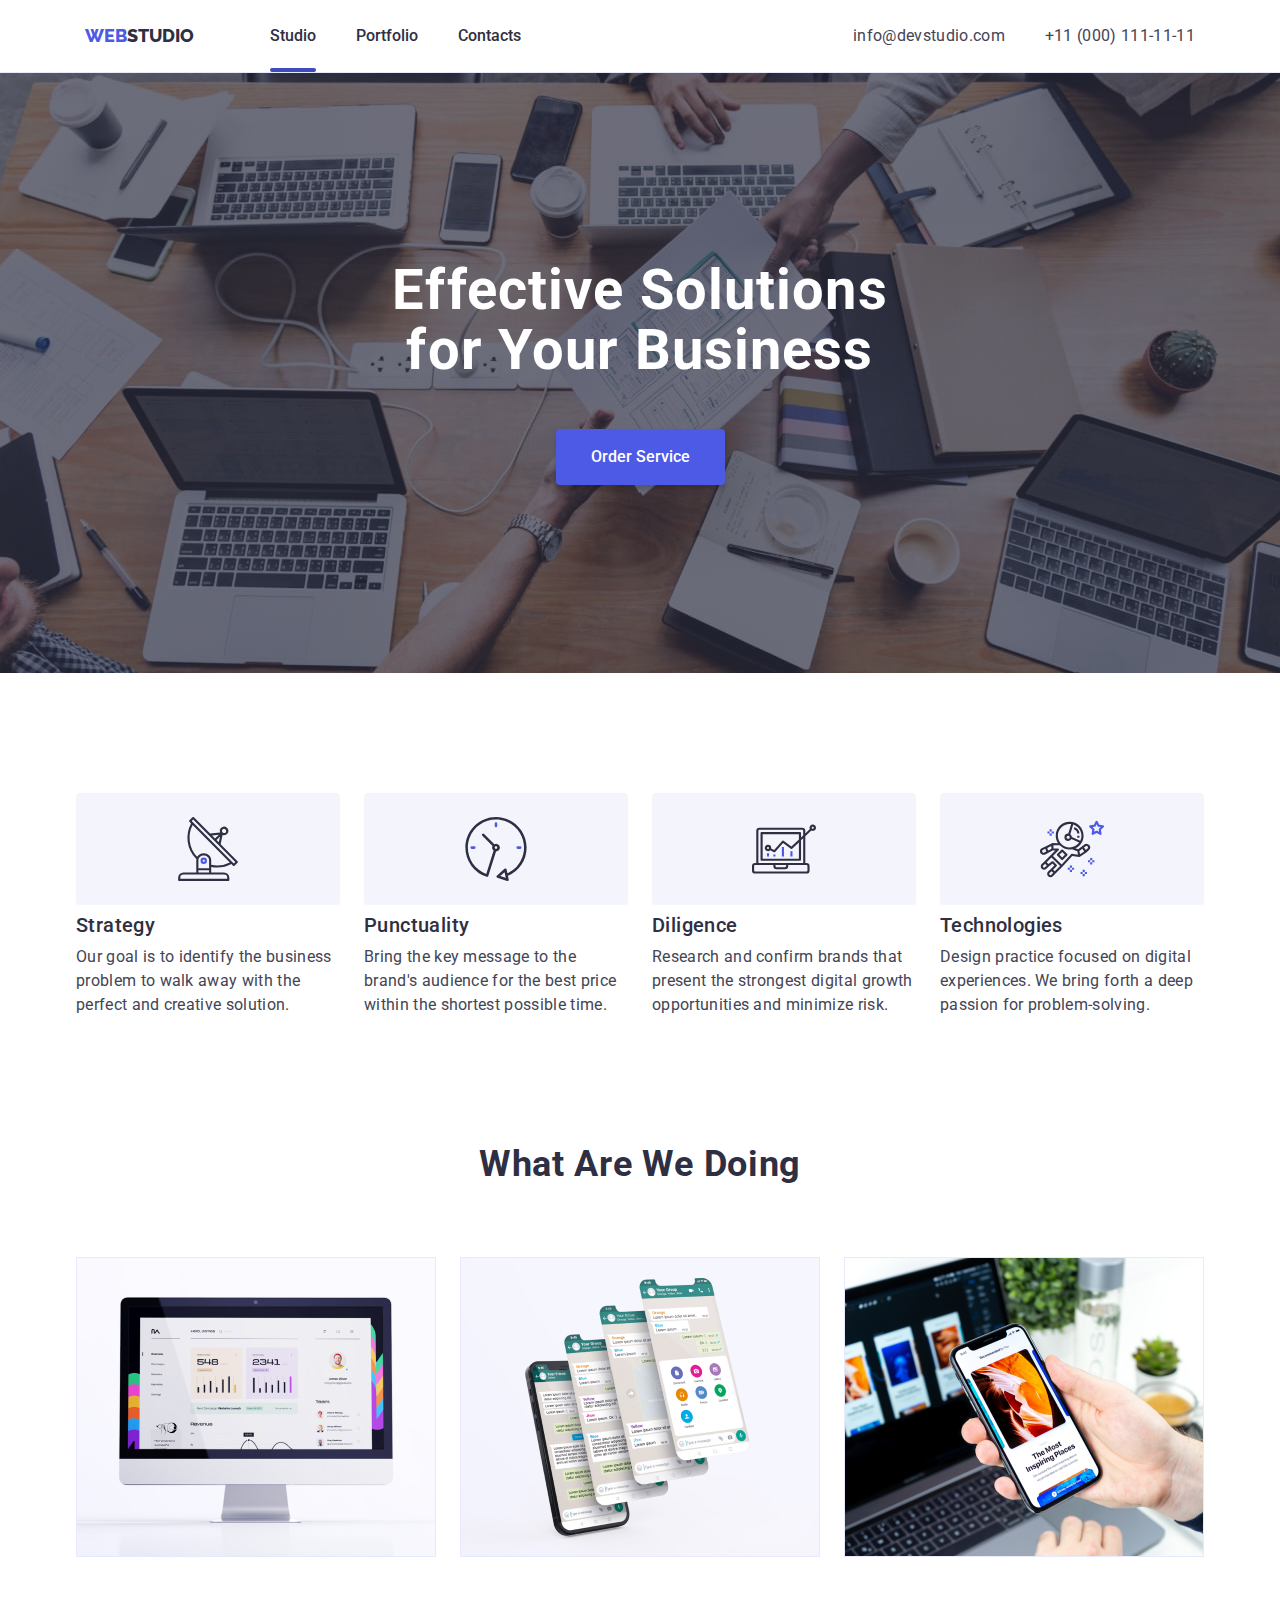
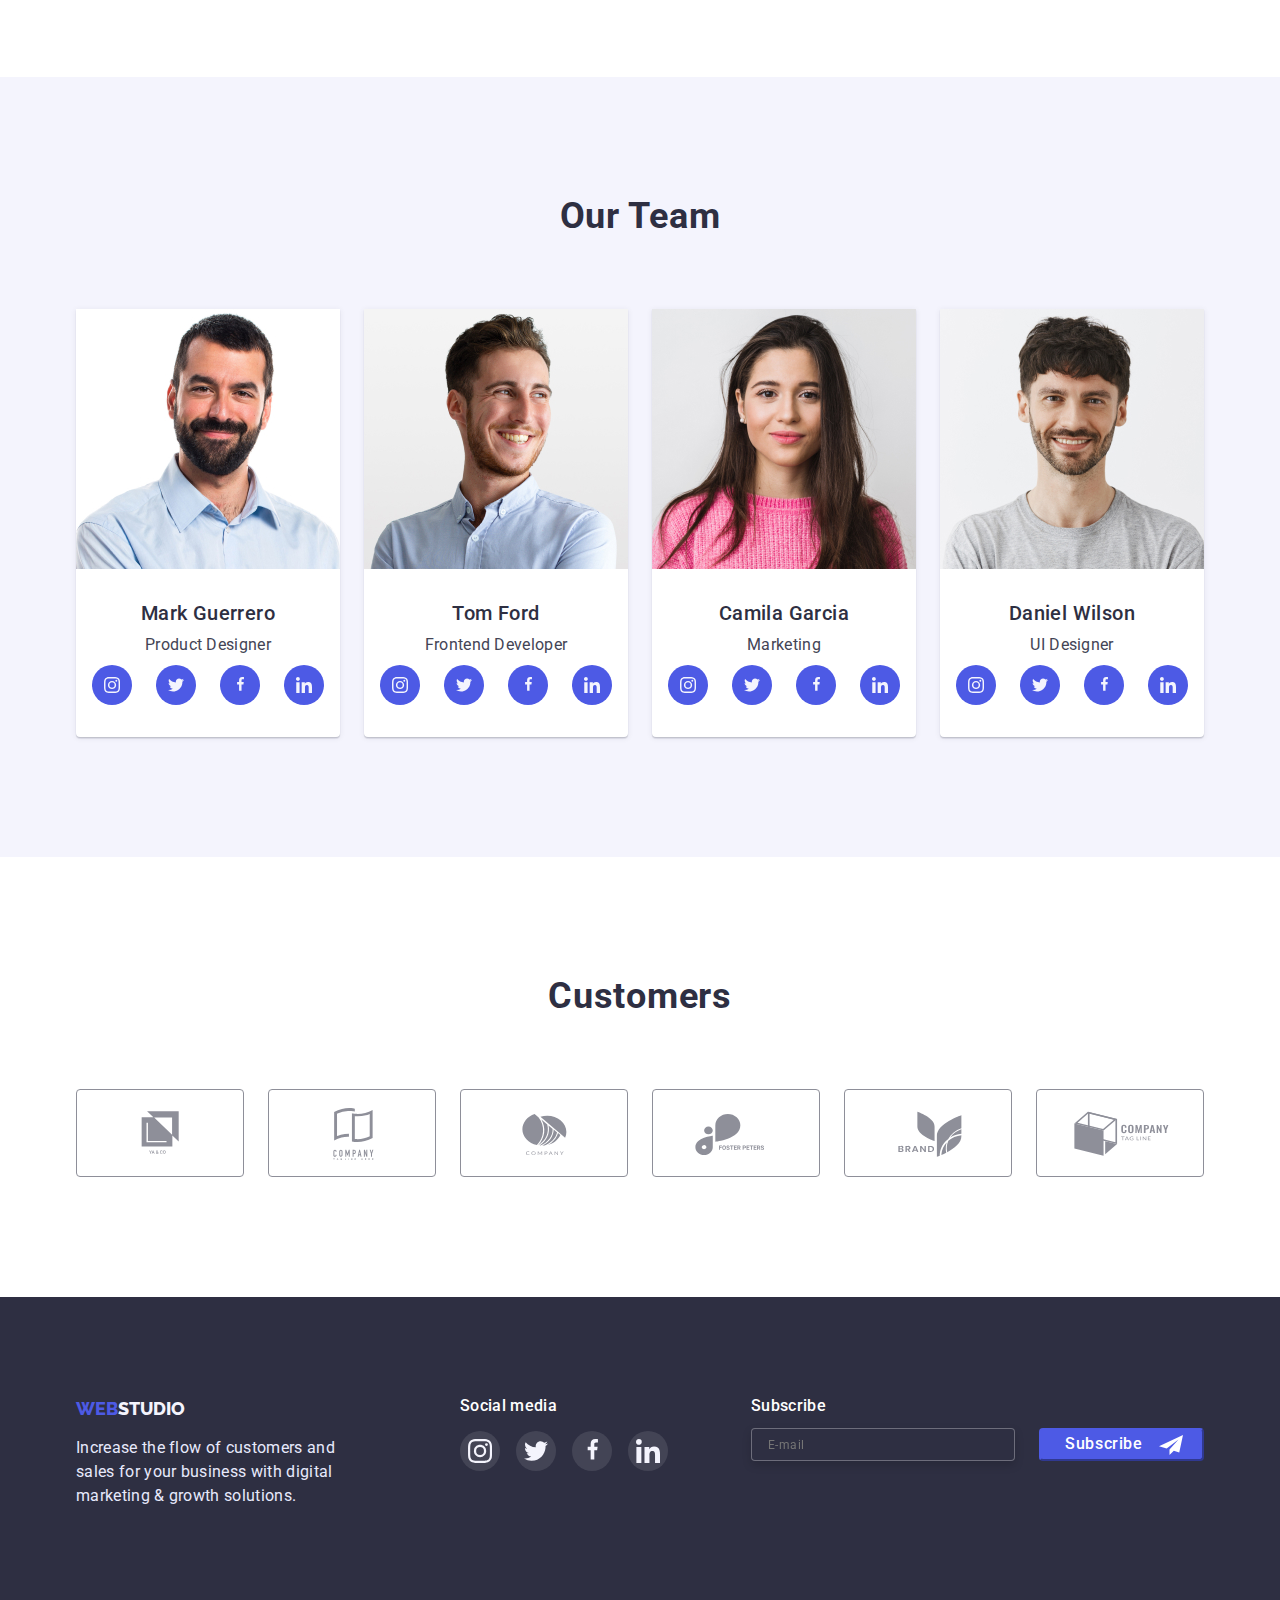
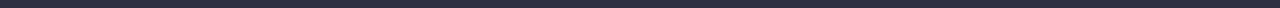
<file: index.html>
<!DOCTYPE html>
<html lang="en">

<head>
  <meta charset="UTF-8">
  <meta http-equiv="X-UA-Compatible" content="IE=edge">
  <meta name="viewport" content="width=device-width, initial-scale=1.0">
  <title>Studio</title>
  <link rel="preconnect" href="https://fonts.googleapis.com">
  <link rel="preconnect" href="https://fonts.gstatic.com" crossorigin>
  <link href="https://fonts.googleapis.com/css2?family=Raleway:wght@800&family=Roboto:wght@400;500;700;900&display=swap"
    rel="stylesheet">
  <link rel="stylesheet"
    href="https://cdnjs.cloudflare.com/ajax/libs/modern-normalize/1.0.0/modern-normalize.min.css" />
  <link rel="stylesheet" href="./css/styles.css">
</head>

<body>
  <!--Header section-->
  <header class="header">
    <div class="container site-nav">
      <a href="index.html" class="logo"> WEB<span class="logo-part">STUDIO</span> </a>
      <nav>
        <ul class="item main-nav ">
          <li>
            <a href="index.html" class="main-nav-site link current">Studio</a>
          </li>
          <li>
            <a href="portfolio.html" class="main-nav-site link">Portfolio</a>
          </li>
          <li>
            <a href="" class="main-nav-site link ">Contacts</a>
          </li>
        </ul>
      </nav>
      <address>
        <ul class="main-nav contact">
          <li><a href="mailto:info@devstudio.com" class="main-nav-cnt link">info@devstudio.com</a></li>
          <li><a href="tel:+110001111111" class="main-nav-cnt link">+11 (000) 111-11-11</a></li>
        </ul>
      </address>
    </div>
  </header>
  <main>
    <!--Hero section-->
    <section class="hero">
      <div class="container hero-block">
        <h1 class="header-first">Effective Solutions for Your Business</h1>
        <button class="hero-btn" type="button" data-modal-open>Order Service</button>
      </div>
    </section>

    <!--Section 1-->
    <section class="section">
      <div class="container">
        <h2 class="hide">Our advantages</h2>
        <ul class="main-nav adventage">
          <li class="list-item icon-anttena">
            <h3 class="header-advantage">Strategy</h3>
            <p class="desc-advantage">
              Our goal is to identify the business problem to walk away with the
              perfect and creative solution.
            </p>
          </li>
          <li class="list-item icon-clock">
            <h3 class="header-advantage">Punctuality</h3>
            <p class="desc-advantage">
              Bring the key message to the brand's audience for the best price
              within the shortest possible time.
            </p>
          </li>
          <li class="list-item icon-diagram">
            <h3 class="header-advantage">Diligence</h3>
            <p class="desc-advantage">
              Research and confirm brands that present the strongest digital
              growth opportunities and minimize risk.
            </p>
          </li>
          <li class="list-item icon-astronaut">
            <h3 class="header-advantage">Technologies</h3>
            <p class="desc-advantage">
              Design practice focused on digital experiences. We bring forth a
              deep passion for problem-solving.
            </p>
          </li>
        </ul>
      </div>
    </section>

    <!--Section 2-->
    <section class="section">
      <div class="container">
        <h2 class="header-two">What are we doing</h2>
        <ul class="main-nav doing-block">
          <li>
            <img src="./images/section_2/img_1.jpg" alt="computar" width="360" height="300">
          </li>
          <li>
            <img src="./images/section_2/img_2.jpg" alt="phone" width="360" height="300">
          </li>
          <li>
            <img src="./images/section_2/img_3.jpg" alt="computar and phone" width="360" height="300">
          </li>
        </ul>
      </div>
    </section>

    <!--Section 3-->
    <section class="team-page section">
      <div class="container">
        <h2 class="header-free">Our Team</h2>

        <ul class="main-nav team-block">
          <li class="team-card">
            <img src="./images/section_3/img_1.jpg" alt="Mark Guerrero" width="264" height="260">
            <div class="team">
              <h3 class="name-team">Mark Guerrero</h3>
              <p class="position">Product Designer</p>

              <ul class="main-nav social-list-icon">
                <li>
                  <a href="#" class="link social-list ">
                    <svg width="16px" height="16px">
                      <use href="./images/icon/sprite.svg#instagram"></use>
                    </svg>
                  </a>
                </li>
                <li>
                  <a href="#" class="link social-list">
                    <svg width="16px" height="16px">
                      <use href="./images/icon/sprite.svg#twitter"></use>
                    </svg>
                  </a>
                </li>
                <li>
                  <a href="#" class="link social-list">
                    <svg width="16px" height="16px">
                      <use href="./images/icon/sprite.svg#facebook"></use>
                    </svg>
                  </a>
                </li>
                <li>
                  <a href="#" class="link social-list">
                    <svg width="16px" height="16px">
                      <use href="./images/icon/sprite.svg#linkedin"></use>
                    </svg>
                  </a>
                </li>
              </ul>
            </div>
          </li>

          <li class="team-card">
            <img src="./images/section_3/img_2.jpg" alt="Tom Ford" width="264" height="260">
            <div class="team">
              <h3 class="name-team">Tom Ford</h3>
              <p class="position">Frontend Developer</p>
              <ul class="main-nav social-list-icon">
                <li>
                  <a href="#" class="link social-list ">
                    <svg width="16px" height="16px">
                      <use href="./images/icon/sprite.svg#instagram"></use>
                    </svg>
                  </a>
                </li>
                <li>
                  <a href="#" class="link social-list">
                    <svg width="16px" height="16px">
                      <use href="./images/icon/sprite.svg#twitter"></use>
                    </svg>
                  </a>
                </li>
                <li>
                  <a href="#" class="link social-list">
                    <svg width="16px" height="16px">
                      <use href="./images/icon/sprite.svg#facebook"></use>
                    </svg>
                  </a>
                </li>
                <li>
                  <a href="#" class="link social-list">
                    <svg width="16px" height="16px">
                      <use href="./images/icon/sprite.svg#linkedin"></use>
                    </svg>
                  </a>
                </li>
              </ul>
            </div>
          </li>

          <li class="team-card">
            <img src="./images/section_3/img_3.jpg" alt="Camila Garcia" width="264" height="260">
            <div class="team">
              <h3 class="name-team">Camila Garcia</h3>
              <p class="position">Marketing</p>
              <ul class="main-nav social-list-icon">
                <li>
                  <a href="#" class="link social-list ">
                    <svg width="16px" height="16px">
                      <use href="./images/icon/sprite.svg#instagram"></use>
                    </svg>
                  </a>
                </li>
                <li>
                  <a href="#" class="link social-list">
                    <svg width="16px" height="16px">
                      <use href="./images/icon/sprite.svg#twitter"></use>
                    </svg>
                  </a>
                </li>
                <li>
                  <a href="#" class="link social-list">
                    <svg width="16px" height="16px">
                      <use href="./images/icon/sprite.svg#facebook"></use>
                    </svg>
                  </a>
                </li>
                <li>
                  <a href="#" class="link social-list">
                    <svg width="16px" height="16px">
                      <use href="./images/icon/sprite.svg#linkedin"></use>
                    </svg>
                  </a>
                </li>
              </ul>
            </div>
          </li>

          <li class="team-card">
            <img src="./images/section_3/img_4.jpg" alt="Daniel Wilson" width="264" height="260">
            <div class="team">
              <h3 class="name-team">Daniel Wilson</h3>
              <p class="position">UI Designer</p>
              <ul class="main-nav social-list-icon">
                <li>
                  <a href="#" class="link social-list ">
                    <svg width="16px" height="16px">
                      <use href="./images/icon/sprite.svg#instagram"></use>
                    </svg>
                  </a>
                </li>
                <li>
                  <a href="#" class="link social-list">
                    <svg width="16px" height="16px">
                      <use href="./images/icon/sprite.svg#twitter"></use>
                    </svg>
                  </a>
                </li>
                <li>
                  <a href="#" class="link social-list">
                    <svg width="16px" height="16px">
                      <use href="./images/icon/sprite.svg#facebook"></use>
                    </svg>
                  </a>
                </li>
                <li>
                  <a href="#" class="link social-list">
                    <svg width="16px" height="16px">
                      <use href="./images/icon/sprite.svg#linkedin"></use>
                    </svg>
                  </a>
                </li>
              </ul>
            </div>
          </li>
        </ul>
      </div>
    </section>
    <!--Section 4-->
    <section class="section">
      <h2 class="header-four">Customers</h2>
      <div class="container">
        <ul class="main-nav customer">
          <li>
            <a href="" class="partner">
              <svg class="brend" width="104" height="56">
                <use href="./images/icon/partner.svg#logo_1"></use>
              </svg>
            </a>
          </li>
          <li>
            <a href="" class="partner">
              <svg class="brend" width="104" height="56">
                <use href="./images/icon/partner.svg#logo_2"></use>
              </svg>
            </a>
          </li>
          <li>
            <a href="" class="partner">
              <svg class="brend" width="104" height="56">
                <use href="./images/icon/partner.svg#logo_3"></use>
              </svg>
            </a>
          </li>
          <li>
            <a href="" class="partner">
              <svg class="brend" width="104" height="56">
                <use href="./images/icon/partner.svg#logo_4"></use>
              </svg>
            </a>
          </li>
          <li>
            <a href="" class="partner">
              <svg class="brend" width="104" height="56">
                <use href="./images/icon/partner.svg#logo_5"></use>
              </svg>
            </a>
          </li>
          <li>
            <a href="" class="partner">
              <svg class="brend" width="104" height="56">
                <use href="./images/icon/partner.svg#logo_6"></use>
              </svg>
            </a>
          </li>
        </ul>
      </div>
    </section>
  </main>
  <footer class="footer ">
    <div class="container">
      <div class="logo-container">
        <div class="social-media">
          <a href="index.html" class="logo"> WEB<span class="logo-part2">STUDIO</span> </a>
          <p class="text">
            Increase the flow of customers and sales for your business with digital
            marketing & growth solutions.
          </p>
        </div>
        <div class="footer-media">
          <p class="media">Social media</p>
          <ul class="main-nav social-list-icon-footer">
            <li>
              <a href="#" class="link social-list-footer ">
                <svg width="24px" height="24px">
                  <use href="./images/icon/sprite.svg#instagram"></use>
                </svg>
              </a>
            </li>
            <li>
              <a href="#" class="link social-list-footer">
                <svg width="24px" height="24px">
                  <use href="./images/icon/sprite.svg#twitter"></use>
                </svg>
              </a>
            </li>
            <li>
              <a href="#" class="link social-list-footer">
                <svg width="24px" height="24px">
                  <use href="./images/icon/sprite.svg#facebook"></use>
                </svg>
              </a>
            </li>
            <li>
              <a href="#" class="link social-list-footer">
                <svg width="24px" height="24px">
                  <use href="./images/icon/sprite.svg#linkedin"></use>
                </svg>
              </a>
            </li>
          </ul>
        </div>
        <div class="form-media">
          <label for="mail" class="subscribe">Subscribe</label>
          <form class="footer-subscribe">
          <input class="input-subscribe" type="email" id="mail" name="mail" placeholder="E-mail">
          <button type="submit" class="subscribe-btn">Subscribe 
            <svg width="24px" height="24px">
            <use href="./images/icon/sprite.svg#telegram"></use>
          </svg>
        </button>
      </form>
        </div>
      </div>
    </div>
  </footer>


  <div class="backdrop is-hidden" data-modal>
    <div class="modal">
      <button class="close-modal" data-modal-close>
        <svg class="close" width="8px" height="8px">
          <use href="./images/icon/sprite.svg#icon-close"></use>
        </svg>
      </button>


    <p class="modal-text">Leave your contacts and we will call you back</p>
    <form autocomplete="off">
      <ul class="main-nav modal-form ">
        <li class="modal-list">
          <label class="modal-label" for="name">Name</label>
          <div class="icon-in-input">
          <input class="input-text" type="text" id="name" name="name" playceholder=" ">
          <svg class="form-icon" width="18px" height="24px">
            <use href="./images/icon/modal.svg#person"></use>
          </svg></div>
        </li>
        <li class="modal-list">
        <label class="modal-label" for="phone">Phone</label>
          <div class="icon-in-input">
          <input class="input-text" type="tel" id="phone" name="phone" >
          <svg class="form-icon" width="18px" height="24px">
            <use href="./images/icon/modal.svg#phone"></use>
          </svg></div>
        </li>
        <li class="modal-list">
          <label class="modal-label" for="email">Email</label>
          <div class="icon-in-input">
            <input class="input-text" type="email" name="email" id="email" placeholder=" " >
          <svg class="form-icon" width="18px" height="24px">
            <use href="./images/icon/modal.svg#email"></use>
          </svg>
          </div>  
        </li>
      <li class="modal-list">
        <label class="modal-label" for="comment">Comment</label>
        <textarea class="comment" name="comment" id="comment" rows="8" placeholder="Text input"></textarea>
      </li>
      </ul>  

    <label class="privacy-label" for="policy">
      <input class="modal-checkbox" type="checkbox" name="policy" id="policy">
      <span class="checkbox-text">I accept the terms and conditions of the 
      <a class="link privacy-text" href="#">Privacy Policy </a></span>
    </label>

    <button class="send-btn" type="submit"><span class="send-text">Send</span></button>
    </form>
  </div>
  </div>
  <script src="./js/modal.js"></script>
</body>

</html>
</file>
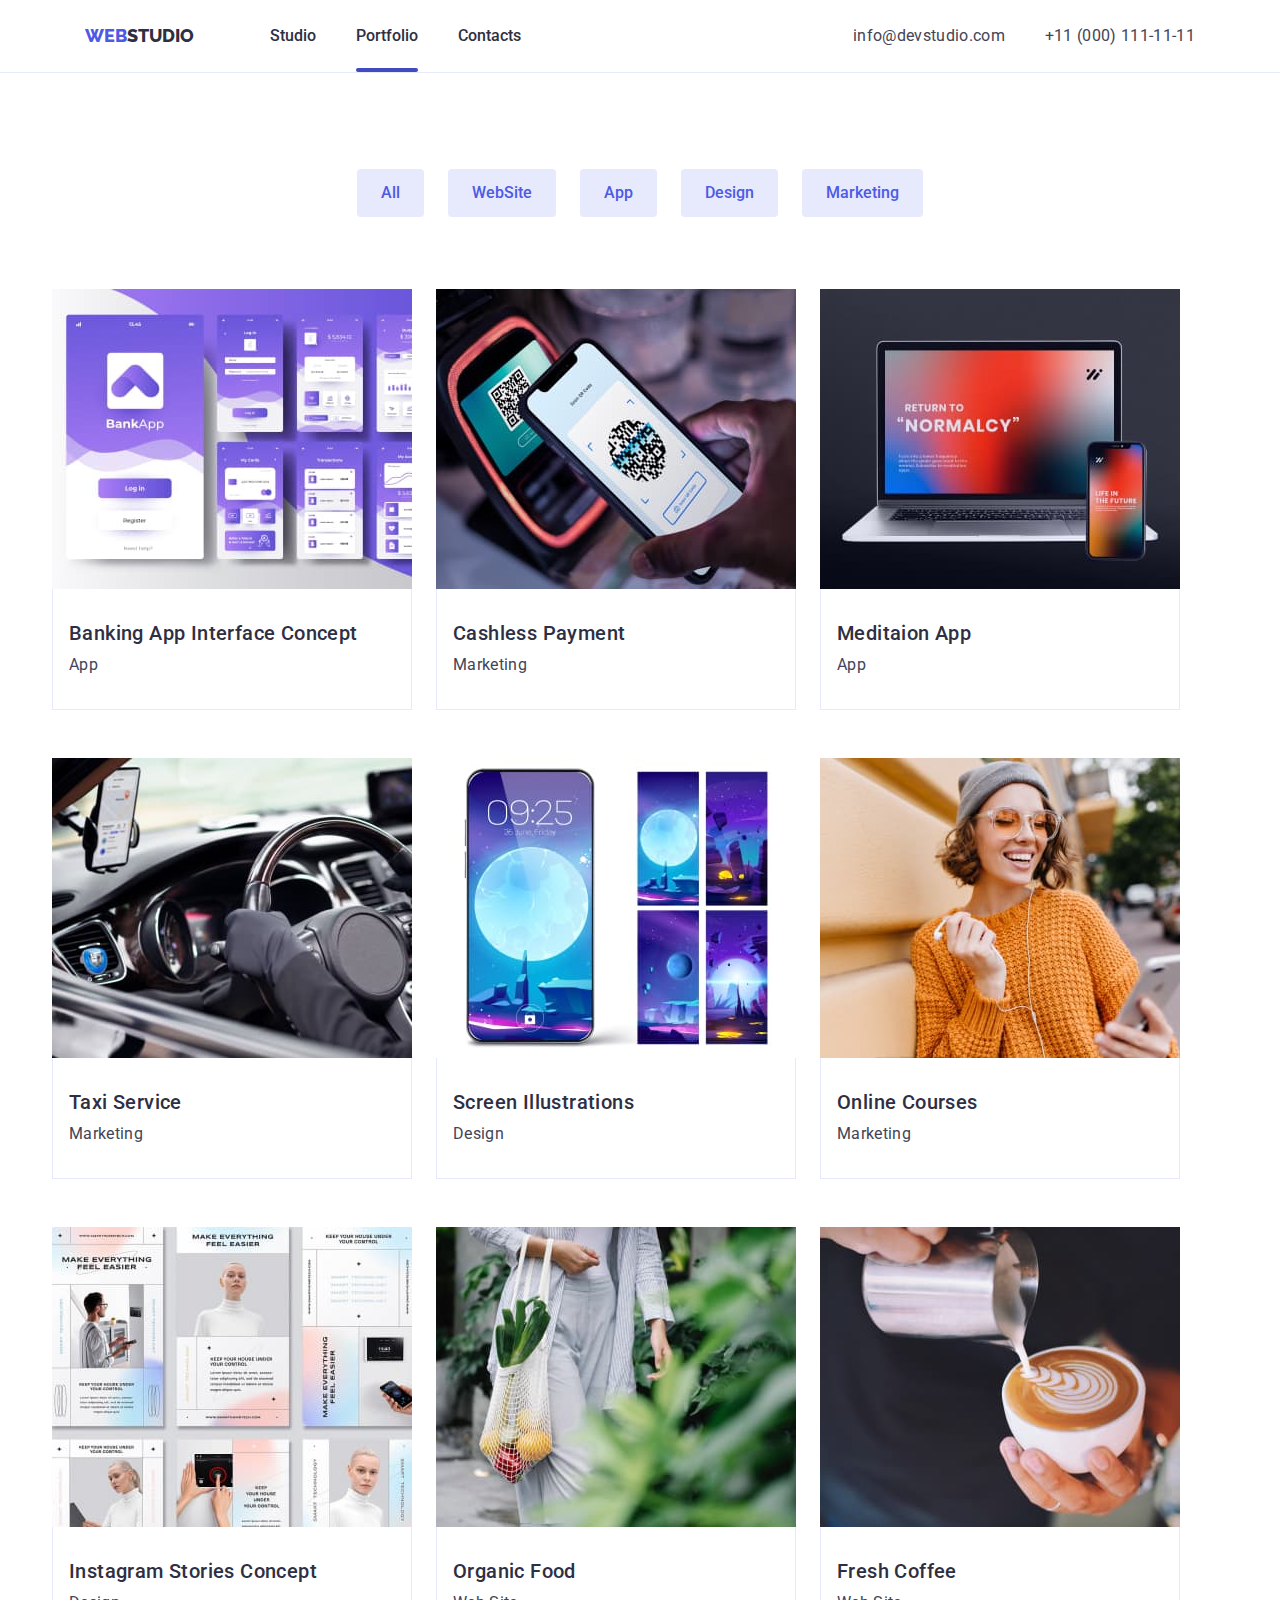
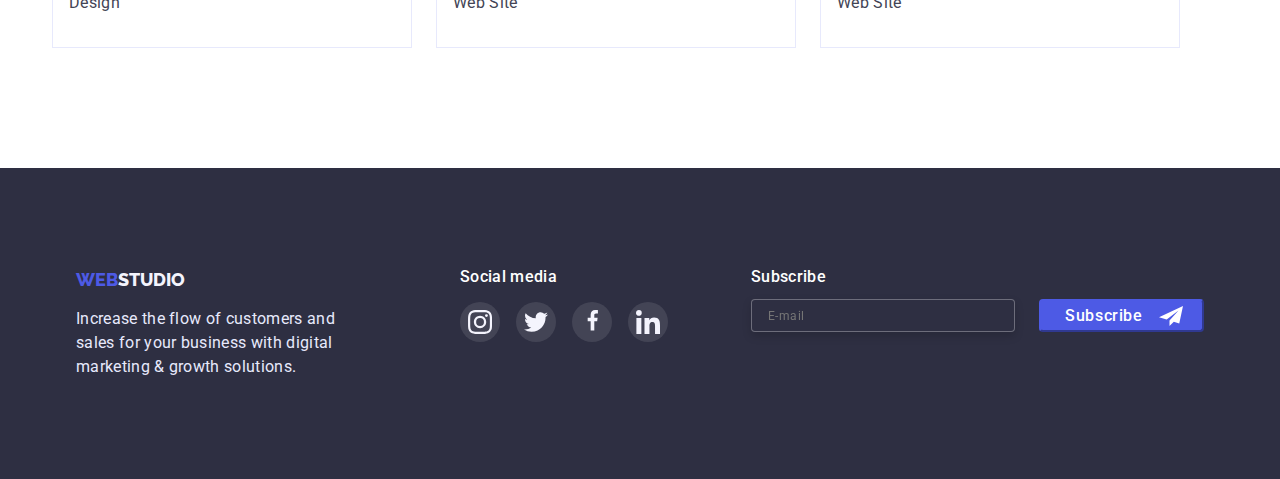
<file: portfolio.html>
<!DOCTYPE html>
<html lang="en">

<head>
  <meta charset="UTF-8">
  <meta http-equiv="X-UA-Compatible" content="IE=edge">
  <meta name="viewport" content="width=device-width, initial-scale=1.0">
  <title>Portfolio</title>
  <link rel="preconnect" href="https://fonts.googleapis.com">
  <link rel="preconnect" href="https://fonts.gstatic.com" crossorigin>
  <link href="https://fonts.googleapis.com/css2?family=Raleway:wght@800&family=Roboto:wght@400;500;700;900&display=swap"
    rel="stylesheet">
  <link rel="stylesheet"
    href="https://cdnjs.cloudflare.com/ajax/libs/modern-normalize/1.0.0/modern-normalize.min.css" />
  <link rel="stylesheet" href="./css/styles.css">
</head>

<body>
  <!--Header section-->
  <header class="header">
    <div class="container site-nav">
      <a href="index.html" class="logo"> WEB<span class="logo-part">STUDIO</span> </a>
      <nav>
        <ul class="item main-nav ">
          <li>
            <a href="index.html" class="main-nav-site link">Studio</a>
          </li>
          <li>
            <a href="portfolio.html" class="main-nav-site link current">Portfolio</a>
          </li>
          <li>
            <a href="" class="main-nav-site link">Contacts</a>
          </li>
        </ul>
      </nav>
      <address class="">
        <ul class="main-nav contact">
          <li><a href="mailto:info@devstudio.com" class="main-nav-cnt link">info@devstudio.com</a></li>
          <li><a href="tel:+110001111111" class="main-nav-cnt link">+11 (000) 111-11-11</a></li>
        </ul>
      </address>
    </div>
  </header>
  <main>

    <section class="portfolio">
      <div class="container">
        <h1 class="hide">Portfolio</h1>
        <ul class="main-nav li-filter">
          <li><button class="btn-filter link" type="button">All</button></li>
          <li><button class="btn-filter link" type="button">WebSite</button></li>
          <li><button class="btn-filter link" type="button">App</button></li>
          <li><button class="btn-filter link" type="button">Design</button></li>
          <li><button class="btn-filter link" type="button">Marketing</button></li>
        </ul>
        <!--Portfolio-->
        <ul class="main-nav li-img">
          <li class="img-content">
            <a href="" class="link content-focus">
              <div class="card-link">
                <img src="./images/portfolio/img_1.jpg" alt="Interface Concept" class="img-port" width="360">
                <p class="text-card">
                  14 Stylish and User-Friendly App Design Concepts · Task Manager App · Calorie Tracker App · Exotic
                  Fruit Ecommerce App ·
                  Cloud Storage App
                </p>
              </div>
              <div class="desc-name">
                <h2 class="name">Banking App Interface Concept</h2>
                <p class="name-filter">App</p>
              </div>
            </a>
          </li>
          <li class="img-content">
            <a href="" class="link content-focus">
              <div class="card-link">
                <img src="./images/portfolio/img_2.jpg" alt="Cashless Payment" class="img-port" width="360"
                  height="300">
                <p class="text-card">
                  14 Stylish and User-Friendly App Design Concepts · Task Manager App · Calorie Tracker App · Exotic
                  Fruit Ecommerce App
                  ·
                  Cloud Storage App
                </p>
              </div>
              <div class="desc-name">
                <h2 class="name">Cashless Payment</h2>
                <p class="name-filter">Marketing</p>
              </div>
            </a>
          </li>
          <li class="img-content content-focus">
            <a href="" class=" link">
              <div class="card-link">
                <img src="./images/portfolio/img_3.jpg" alt="laptop" class="img-port" width="360" height="300">
                <p class="text-card">
                  14 Stylish and User-Friendly App Design Concepts · Task Manager App · Calorie Tracker App · Exotic
                  Fruit Ecommerce App
                  ·
                  Cloud Storage App
                </p>
              </div>
              <div class="desc-name">
                <h2 class="name">Meditaion App</h2>
                <p class="name-filter">App</p>
              </div>
            </a>
          </li>
          <li class="img-content">
            <a href="" class=" link content-focus">
              <div class="card-link">
                <img src="./images/portfolio/img_4.jpg" alt="Taxi Service" class="img-port" width="360" height="300">
                <p class="text-card">
                  14 Stylish and User-Friendly App Design Concepts · Task Manager App · Calorie Tracker App · Exotic
                  Fruit Ecommerce App
                  ·
                  Cloud Storage App
                </p>
              </div>
              <div class="desc-name">
                <h2 class="name">Taxi Service</h2>
                <p class="name-filter">Marketing</p>
              </div>
            </a>
          </li>
          <li class="img-content">
            <a href="" class="link content-focus">
              <div class="card-link">
                <img src="./images/portfolio/img_5.jpg" alt="Screen Illustrations" class="img-port" width="360"
                  height="300">
                <p class="text-card">
                  14 Stylish and User-Friendly App Design Concepts · Task Manager App · Calorie Tracker App · Exotic
                  Fruit Ecommerce App
                  ·
                  Cloud Storage App
                </p>
              </div>
              <div class="desc-name">
                <h2 class="name">Screen Illustrations</h2>
                <p class="name-filter">Design</p>
              </div>
            </a>
          </li>
          <li class="img-content">
            <a href="" class=" link content-focus">
              <div class="card-link">
                <img src="./images/portfolio/img_6.jpg" alt="Online Courses" class="img-port" width="360" height="300">
                <p class="text-card">
                  14 Stylish and User-Friendly App Design Concepts · Task Manager App · Calorie Tracker App · Exotic
                  Fruit Ecommerce App
                  ·
                  Cloud Storage App
                </p>
              </div>
              <div class="desc-name">
                <h2 class="name">Online Courses</h2>
                <p class="name-filter">Marketing</p>
              </div>
            </a>
          </li>
          <li class="img-content">
            <a href="" class="link content-focus">
              <div class="card-link">
                <img src="./images/portfolio/img_7.jpg" alt="Instagram Stories" class="img-port" width="360"
                  height="300">
                <p class="text-card">
                  14 Stylish and User-Friendly App Design Concepts · Task Manager App · Calorie Tracker App · Exotic
                  Fruit Ecommerce App
                  ·
                  Cloud Storage App
                </p>
              </div>
              <div class="desc-name">
                <h2 class="name">Instagram Stories Concept</h2>
                <p class="name-filter">Design</p>
              </div>
            </a>
          </li>
          <li class="img-content">
            <a href="" class="link content-focus">
              <div class="card-link">
                <img src="./images/portfolio/img_8.jpg" alt="Organic Food" class="img-port" width="360" height="300">
                <p class="text-card">
                  14 Stylish and User-Friendly App Design Concepts · Task Manager App · Calorie Tracker App · Exotic
                  Fruit Ecommerce App
                  ·
                  Cloud Storage App
                </p>
              </div>
              <div class="desc-name">
                <h2 class="name">Organic Food</h2>
                <p class="name-filter">Web Site</p>
              </div>
            </a>
          </li>
          <li class="img-content">
            <a href="" class="link content-focus">
              <div class="card-link">
                <img src="./images/portfolio/img_9.jpg" alt="Coffee" class="img-port" width="360" height="300">
                <p class="text-card">
                  14 Stylish and User-Friendly App Design Concepts · Task Manager App · Calorie Tracker App · Exotic
                  Fruit Ecommerce App
                  ·
                  Cloud Storage App
                </p>
              </div>
              <div class="desc-name">
                <h2 class="name">Fresh Coffee</h2>
                <p class="name-filter">Web Site</p>
              </div>
            </a>
          </li>
        </ul>
      </div>
    </section>
  </main>
    <footer class="footer ">
      <div class="container">
        <div class="logo-container">
          <div class="social-media">
            <a href="index.html" class="logo"> WEB<span class="logo-part2">STUDIO</span> </a>
            <p class="text">
              Increase the flow of customers and sales for your business with digital
              marketing & growth solutions.
            </p>
          </div>
          <div class="footer-media">
            <p class="media">Social media</p>
            <ul class="main-nav social-list-icon-footer">
              <li>
                <a href="#" class="link social-list-footer ">
                  <svg width="24px" height="24px">
                    <use href="./images/icon/sprite.svg#instagram"></use>
                  </svg>
                </a>
              </li>
              <li>
                <a href="#" class="link social-list-footer">
                  <svg width="24px" height="24px">
                    <use href="./images/icon/sprite.svg#twitter"></use>
                  </svg>
                </a>
              </li>
              <li>
                <a href="#" class="link social-list-footer">
                  <svg width="24px" height="24px">
                    <use href="./images/icon/sprite.svg#facebook"></use>
                  </svg>
                </a>
              </li>
              <li>
                <a href="#" class="link social-list-footer">
                  <svg width="24px" height="24px">
                    <use href="./images/icon/sprite.svg#linkedin"></use>
                  </svg>
                </a>
              </li>
            </ul>
          </div>
          <div class="form-media">
            <label for="mail" class="subscribe">Subscribe</label>
            <form class="footer-subscribe">
              <input class="input-subscribe" type="email" id="mail" name="mail" placeholder="E-mail">
              <button type="submit" class="subscribe-btn">Subscribe
                <svg width="24px" height="24px">
                  <use href="./images/icon/sprite.svg#telegram"></use>
                </svg>
              </button>
            </form>
          </div>
        </div>
      </div>
    </footer>
</body>

</html>
</file>
<file: css/styles.css>
:root {
    --body-txt: #434455;
    --helper-txt: #8E8F99;
    --accent-cl: #E7E9FC;
    --focused-link: #4D5AE5;
    --pressed-btn: #404BBF;
    --liht-bgr: #F4F4FD;
    --overlay-cl: #2E2F42;
    --hero-bgr: #2E2F42;
    --bgr-cl: #fff;
    --success-footer: #31D0AA;
}

body {
    font-family: 'Roboto', sans-serif;
    color: var(--hero-bgr);
    background-color: var(--bgr-cl);
}

h1 {
    margin: 0;
}

h2 {
    margin: 0;
}

h3 {
    margin: 0;
}

p {
    margin: 0;
}

img {
    display: block;
    max-width: 100%;
    height: auto;
}

/*-------HEADER--------------*/
.site-nav {
    display: flex;
    align-items: center;
}

.header {
    display: flex;
    border-bottom: 1px solid #E7E9FC;
}

.container {
    max-width: 1158px;
    padding-left: 15px;
    padding-right: 15px;
    margin: auto;
}

.logo {
    font-family: 'Raleway';
    font-weight: 800;
    font-size: 18px;
    line-height: 1.3;
    list-style: none;
    text-decoration: none;
    color: var(--focused-link);
    margin-right: 76px;
}

.logo-part {
    color: var(--hero-bgr)
}

.main-nav {
    list-style: none;
    display: flex;
    margin: 0;
    padding: 0;
}

.link {
    padding: 0;
    margin: 0;
    text-decoration: none;
}

.main-nav-site {
    position: relative;
    display: block;
    font-weight: 500;
    line-height: 1.5;
    color: var(--overlay-cl);
    padding-top: 24px;
    padding-bottom: 24px;
}

.main-nav-site.current::after {
    content: "";
    position: absolute;
    bottom: 0;
    display: block;
    width: 100%;
    height: 4px;
    background-color: var(--pressed-btn);
    border-radius: 2px;
}

.item {
    display: flex;
    gap: 40px;
    margin-right: 332px;
}

.main-nav-site:hover,
.main-nav-site:focus {
    color: var(--focused-link);
    cursor: pointer;
    transition: color 250ms, tranform 250ms cubic-bezier(0.4, 0, 0.2, 1);
}


.contact {
    display: flex;
    gap: 40px;
}

.main-nav-cnt {
    display: block;
    font-style: normal;
    line-height: 1.5;
    letter-spacing: 0.02em;
    color: var(--body-txt);
    padding-top: 24px;
    padding-bottom: 24px;
}

.main-nav-cnt:hover,
.main-nav-nt:focus {
    color: var(--focused-link);
    cursor: pointer;
    transition: color 250ms, tranform 250ms cubic-bezier(0.4, 0, 0.2, 1);
}

/*-----------HEADER----------*/


/*-----------FOOTER--------------*/
.footer {
    background-color: var(--hero-bgr);
    padding-top: 100px;
    padding-bottom: 100px;
}

.logo-part2 {
    color: var(--liht-bgr);
}

.text {
    line-height: 1.5;
    letter-spacing: 0.02em;
    color: var(--accent-cl);
    width: 264px;
    height: 72px;
    margin-top: 16px;
    margin-bottom: 0;
}

.logo-container {
    display: flex;
}

.social-media {
    display: block;
    margin-right: 120px;
}

.social-list-icon-footer {
    display: flex;
    justify-content: space-between;
    gap: 16px;
}

.footer-media {
    display: block;
}

.media {
    display: flex;
    font-weight: 500;
    font-size: 16px;
    line-height: 0,66;
    letter-spacing: 0.02em;
    color: #FFFFFF;
    margin-bottom: 16px;
}

.social-list-footer {
    display: flex;
    width: 40px;
    height: 40px;
    border-radius: 50%;
    background-color: rgba(255, 255, 255, 0.1);
    background-position: center center;
    color: #F4F4FD;
    justify-content: center;
    align-items: center;
}

.social-list-footer:hover,
.social-list-footer:focus {
    background-color: var(--success-footer);
    transition: background-color 250ms, tranform 250ms cubic-bezier(0.4, 0, 0.2, 1);
}

.form-media{
    margin-left:auto;
}

.footer-subscribe{
    display: flex;
    justify-content: space-between;
    gap: 24px;
    align-items: center;
    text-align: center;
    margin-top: 13px;
}

.subscribe{
    font-weight: 500;
    font-size: 16px;
    line-height: 0,66;
    letter-spacing: 0.02em;
    color: #FFFFFF;
}

.input-subscribe{
    display: flex;
    box-sizing: border-box;
    background-color: var(--hero-bgr);
    color:rgba(255, 255, 255, 0.3);
    width: 264px;
    height:33px;
    border: 1px solid rgba(255, 255, 255, 0.3);
    filter: drop-shadow(0px 4px 4px rgba(0, 0, 0, 0.15));
    border-radius: 4px;
}

.input-subscribe[placeholder]{
    font-weight: 400;
    font-size: 12px;
    line-height: 0,5;
    letter-spacing: 0.04em;
    color: rgba(255, 255, 255, 0.6);
    padding-left: 16px;
}

.input-subscribe:hover,
.input-subscribe:focus{
    outline: none;
    border-color: var(--focused-link);
    transition: border-color 250ms, tranform 250ms cubic-bezier(0.4, 0, 0.2, 1);
}

.subscribe-btn{
    font-weight: 500;
    font-size: 16px;
    line-height: 0.66;
    letter-spacing: 0.04em;
    width:165px;
    height:33px;
    display: flex;
    align-items: center;
    text-align: center;
    color: #FFFFFF;
    background-color:var(--focused-link);
    border-radius: 4px;
    border-color: var(--focused-link);
    gap:16px;
    padding-left: 24px;
}

.subscribe-btn:hover,
.subscribe-btn:focus {
    background-color: var(--pressed-btn);
    transition: background-color 250ms, tranform 250ms cubic-bezier(0.4, 0, 0.2, 1);
}
/*-----------FOOTER--------------*/

/*=============PORTFOLIO SITE==============*/
.portfolio {
    padding-top: 96px;
    padding-bottom: 72px;
}

.hide {
    margin-top: 0;
    margin-bottom: 0;
    opacity: 0;
    position: absolute;
    margin: -1px;
    border: 0;
    padding: 0;
    white-space: nowrap;
    height: 1px;
    clip-path: inset(100%);
    clip: rect(0 0 0 0);
    width: 1px;
    overflow: hidden;
}

/*------------FILTER-------------*/
.li-filter {
    display: flexbox;
    justify-content: center;
    gap: 24px;
    margin-bottom: 72px;
    letter-spacing: 0.04em;
}

.btn-filter {
    font-family: 'Roboto';
    font-weight: 500;
    font-size: 16px;
    line-height: 1.5;
    border: 0;
    background-color: var(--accent-cl);
    color: var(--focused-link);
    border-radius: 4px;
    padding: 12px 24px;
}

.btn-filter:hover,
.btn-filter:focus {
    box-shadow: 0px 3px 1px rgba(0, 0, 0, 0.1), 0px 2px 1px rgba(0, 0, 0, 0.08), 0px 2px 2px rgba(0, 0, 0, 0.12);
    background-color: var(--pressed-btn);
    color: var(--bgr-cl);
    cursor: pointer;
    transition: background-color 250ms, tranform 250ms cubic-bezier(0.4, 0, 0.2, 1);
}

/*------------/FILTER-------------*/

/*------------PORTFOLIO----------*/
.card-link {
    position: relative;
    display: block;
    overflow: hidden;
}

.text-card {
    position: absolute;
    top: 0;
    left: 0;
    width: 100%;
    height: 100%;
    transform: translate(0%, 100%);
    padding: 40px 32px 0 32px;
    font-size: 16px;
    line-height: 1.5;
    letter-spacing: 0.02em;
    background-color: var(--focused-link);
    color: var(--bgr-cl);
    transition: transform 250ms cubic-bezier(0.4, 0, 0.2, 1);
}


.li-img {
    display: flex;
    flex-wrap: wrap;

    padding: 0;
    margin: 0;

    margin-left: -24px;
}

.img-port {
    display: block;
    margin: 0;
    max-width: 100%;
}

.img-content {
    box-sizing: border-box;
    margin-right: 24px;
    margin-bottom: 48px;
}

.content-focus {
    display: block;
}

.content-focus:hover .text-card,
.content-focus:focus .text-card {
    transform: translateY(0%);
}

.content-focus:hover,
.content-focus:focus {
    transition: tranform 250ms cubic-bezier(0.4, 0, 0.2, 1);
    box-shadow: 0px 1px 6px rgba(46, 47, 66, 0.08), 0px 1px 1px rgba(46, 47, 66, 0.16), 0px 2px 1px rgba(46, 47, 66, 0.08);
}

.desc-name {
    padding: 32px 16px;
    border: 1px solid #E7E9FC;
    border-top: 0;
}

.name {
    font-weight: 500;
    font-size: 20px;
    line-height: 1.2;
    letter-spacing: 0.02em;
    color: var(--overlay-cl);

    margin-top: 0;
    margin-bottom: 8px;
}

.name-filter {
    line-height: 1.5;
    letter-spacing: 0.02em;
    color: var(--body-txt);
    margin-top: 0;
    margin-bottom: 0;
}

/*------------/PORTFOLIO----------*/

/*=============/PORTFOLIO SITE==============*/


/*==============STUDIO SITE=================*/

/*-------------HERO SECTION--------*/
.hero {
    max-width: 1440px;
    height: 600px;
    margin-left: auto;
    margin-right: auto;
    background-image: linear-gradient(to right,
            rgba(46, 47, 66, 0.7),
            rgba(46, 47, 66, 0.7)),
        url("../images/hero/people-office\ 1.jpg");
    background-color: var(--hero-bgr);
    background-repeat: no-repeat;
    background-position: center;
    background-size: cover;
    text-align: center;
}

.hero-block {
    padding-top: 188px;
    padding-bottom: 188px;
}

.header-first {
    font-weight: 700;
    font-size: 56px;
    line-height: 1.07;
    text-align: center;
    letter-spacing: 0.02em;
    color: var(--bgr-cl);

    width: 496px;
    margin-top: 0;
    margin-left: auto;
    margin-bottom: 0;
    margin-right: auto;
}

.hero-btn {
    font-family: 'Roboto';
    font-weight: 500;
    font-size: 16px;
    line-height: 1.5;
    border: 0;
    color: var(--bgr-cl);
    background-color: var(--focused-link);
    border-radius: 4px;

    margin-top: 48px;
    padding: 16px 32px;
    min-width: 169px;
    box-shadow: 0px 4px 4px rgba(0, 0, 0, 0.15);
}

.hero-btn:hover,
.hero-btn:focus {
    background-color: var(--pressed-btn);
    cursor: pointer;
    box-shadow: 0px 4px 4px rgba(0, 0, 0, 0.15);
    transition: tranform 250ms cubic-bezier(0.4, 0, 0.2, 1);
}

/*-------------/HERO SECTION--------*/

/*-------------SECTION 1-----------*/
.section {
    padding-top: 120px;
    padding-bottom: 120px;
}

.adventage {
    display: flex;
    gap: 24px;
}

.list-item {
    width: 264px;
    height: 112px;
    background: #F4F4FD;
    border-radius: 4px;
    background-position: center;
    background-repeat: no-repeat;
}

.list-item::before {
    display: block;
    content: "";
    height: 112px;
    background-position: center;
    background-size: contain;
    background-repeat: no-repeat;
}

.icon-anttena {
    background-image: url("../images/icon_section1/antenna.svg");

}

.icon-diagram {
    background-image: url("../images/icon_section1/diagram.svg");
}

.icon-clock {
    background-image: url("../images/icon_section1/clock.svg");
}

.icon-astronaut {
    background-image: url("../images/icon_section1/astronaut.svg");
}

.header-advantage {
    font-weight: 500;
    font-size: 20px;
    line-height: 1.2;
    letter-spacing: 0.02em;
    color: var(--overlay-cl);
    margin-top: 8px;
    margin-bottom: 0;
}

.desc-advantage {
    line-height: 1.5;
    letter-spacing: 0.02em;
    color: var(--body-txt);
    margin-top: 8px;
    margin-bottom: 0;
}

/*-------------/SECTION 1-----------*/

/*-------------SECTION 2-----------*/
.header-two {
    font-weight: 700;
    font-size: 36px;
    line-height: 1.11;
    text-align: center;
    letter-spacing: 0.02em;
    text-transform: capitalize;
    color: var(--overlay-cl);

    margin-top: 0;
    margin-bottom: 0;
}

.doing-block {
    display: flex;
    margin-top: 72px;
    gap: 24px;
}

/*-------------/SECTION 2-----------*/

/*-------------SECTION 3-----------*/
.team-page {
    background-color: var(--liht-bgr);
}

.header-free {
    font-weight: 700;
    font-size: 36px;
    line-height: 1.11;
    text-align: center;
    letter-spacing: 0.02em;
    text-transform: capitalize;
    color: var(--overlay-cl);

    margin-top: 0;
    margin-bottom: 0;
}

.team-block {
    display: flex;
    margin-top: 72px;
    gap: 24px;
}

.team-card {
    background-color: var(--bgr-cl);
    box-shadow: 0px 1px 6px rgba(46, 47, 66, 0.08), 0px 1px 1px rgba(46, 47, 66, 0.16), 0px 2px 1px rgba(46, 47, 66, 0.08);
    border-radius: 0px 0px 4px 4px;
}

.team {
    padding-top: 32px;
    padding-bottom: 32px;
}

.name-team {
    font-weight: 500;
    font-size: 20px;
    line-height: 1.2;
    text-align: center;
    letter-spacing: 0.02em;
    color: var(--overlay-cl);
    margin-bottom: 8px;
}

.position {
    line-height: 1.5;
    text-align: center;
    letter-spacing: 0.02em;
    color: var(--body-txt);
    margin-top: 0;
    margin-bottom: 8px;
}

.social-list-icon {
    display: flex;
    justify-content: space-between;
    margin: auto;
    padding-left: 16px;
    padding-right: 16px;
}

.social-list {
    display: flex;
    width: 40px;
    height: 40px;
    border-radius: 50%;
    background-color: var(--focused-link);
    background-position: center center;
    color: #F4F4FD;
    align-items: center;
    justify-content: center;

}

.social-list:hover,
.social-list:focus {
    background-color: var(--pressed-btn);
    transition: background-color 250ms, tranform 250ms cubic-bezier(0.4, 0, 0.2, 1);
}

/*-------------/SECTION 3-----------*/

/*-------------SECTION 4-----------*/
.header-four {
    font-weight: 700;
    font-size: 36px;
    line-height: 1.11;
    text-align: center;
    letter-spacing: 0.02em;
    color: var(--overlay-cl);
}

.customer {
    display: flex;
    justify-content: space-between;
    margin-top: 72px;
    gap: 24px;
}

.partner {
    display: flex;
    align-items: center;
    justify-content: center;
    border: 1px solid var(--helper-txt);
    border-radius: 4px;
    color: var(--helper-txt);
    width: 168px;
    height: 88px;
}

.partner:hover,
.partner:focus {
    color: var(--pressed-btn);
    border: 1px solid var(--pressed-btn);
    transition: color 250ms, tranform 250ms cubic-bezier(0.4, 0, 0.2, 1);
}

.brend {
    fill: currentColor;
}

.brend:hover .brend,
.brend:focus .brend {
    fill: var(--pressed-btn);
    transition: fill 250ms, tranform 250ms cubic-bezier(0.4, 0, 0.2, 1);
}

/*-------------/SECTION 4-----------*/

/*-------------BACKDROP-----------*/
.backdrop{
    position: fixed;
    top:0;
    left: 0;
    width: 100%;
    height: 100%;
    background-color: rgba(46, 47, 66, 0.4);
    transition: opacity 250ms, tranform 250ms cubic-bezier(0.4, 0, 0.2, 1);
}

.backdrop.is-hidden{
    opacity:0;
    pointer-events: none;
}

.modal{
    position: absolute;
    display: block;
    min-width: 400px;
    padding-top: 72px;
    padding-right: 24px ;
    padding-left: 24px ;
    padding-bottom: 24px;
    top:50%;
    left:50%;
    background-color: #fcfcff;
    box-shadow: 0px 1px 1px rgba(0, 0, 0, 0.14), 0px 1px 3px rgba(0, 0, 0, 0.12), 0px 2px 1px rgba(0, 0, 0, 0.2);
    border-radius: 4px;
    transform: translate(-50%, -50%);
    transition: background-color 250ms, tranform 250ms cubic-bezier(0.4, 0, 0.2, 1);
}

.close-modal{
    position:absolute;
    display: flex;

    width: 24px;
    height: 24px;
    top: 24px ;
    right: 24px;

    background-color: var(--accent-cl);
    border: 1px solid rgba(0,0,0,0.1);

    border-radius: 50%;
    background-position: center center;
    color: #000;
    align-items: center;
    justify-content: center;
}

.close{
    fill: currentColor;
}

.close-modal:hover,
.close-modal:focus{
    border: 1px solid var(--pressed-btn);
    background-color: var(--pressed-btn);
    cursor: pointer;
    transition: background-color 250ms, tranform 250ms cubic-bezier(0.4, 0, 0.2, 1);
}

.close:hover, .close
.close:focus .close{
    fill: #fff;
    transition: fill 250ms,tranform 250ms cubic-bezier(0.4, 0, 0.2, 1);
}

.modal-text{
    font-weight: 500;
    font-size: 16px;
    line-height: 1.5;
    text-align: center;
    letter-spacing: 0.02em;
    color: #2E2F42;
}

.modal-form{
    display: flex;
    flex-direction: column;
    align-items: stretch;
    justify-content: space-around;
    margin:16px 0;
    gap: 8px;
}

.input-text{
    display: block;
    width: 360px;
    height: 40px;
    left: 0px;
    top: 84px;
    padding-left:38px;
    border: 1px solid rgba(33, 33, 33, 0.2);
    border-radius: 4px;
}

.input-text:focus{
    outline: none;
    border-color: var(--focused-link);
    transition: border-color 250ms, tranform 250ms cubic-bezier(0.4, 0, 0.2, 1);
}

.input-text:focus + .form-icon{
    fill: var(--focused-link);
}

.modal-label{
   display: block;
    font-weight: 400;
    font-size: 12px;
    line-height: 1.3;
    letter-spacing: 0.04em;
    color: #8E8F99;
    margin-bottom: 4px;
    transition: all 250ms cubic-bezier(0.4, 0, 0.2, 1);
}

.icon-in-input{
    position: relative;
}

.form-icon {
    position: absolute;
    top:0;
    transform: translateY(30%);
    left:16px;
}

.comment[placeholder]{
    display:block;
    font-weight: 400;
    font-size: 12px;
    line-height: 1.3;
    letter-spacing: 0.04em;
    color: rgba(117, 117, 117, 0.5);
    padding-top:8px;
    padding-left:16px;
}

.comment{
    width: 360px;
    height: 120px;
    left: 0px;
    top: 216px;
    resize: none;
    border: 1px solid rgba(33, 33, 33, 0.2);
    border-radius: 4px;
}

.comment:focus {
    outline: none;
    border-color: var(--focused-link);
    transition: border-color 250ms, tranform 250ms cubic-bezier(0.4, 0, 0.2, 1);
}

.privacy-label{
    display: flex;
    align-items: center;
    text-align: center;
}

.checkbox-text{
    font-weight: 400;
    font-size: 12px;
    line-height: 1.3;
    letter-spacing: 0.04em;
    color: #757575;
    margin-left: 8px;
}

.modal-checkbox {
    width: 16px;
    height: 16px;
    border: 1.25px solid #2E2F42;
    border-radius: 2px;
}

.modal-checkbox:checked{
    background-color: var(--pressed-btn);
    background-origin: border-box;
    border-color: transparent;
    transition: tranform 250ms cubic-bezier(0.4, 0, 0.2, 1);
}

.privacy-text{
    font-weight: 400;
    font-size: 12px;
    line-height: 1.3;
    letter-spacing: 0.04em;
    text-decoration-line: underline;
    color: #4D5AE5;
}

.send-btn{
    display:flex;
    margin-left: auto;
    margin-right: auto ;
    width: 169px;
    height: 56px;
    background: #4D5AE5;
    border-radius: 4px;
    border-color:#4D5AE5;
    margin-top: 24px;
    box-shadow: 0px 4px 4px rgba(0, 0, 0, 0.15);
}

.send-btn:hover,
.send-btn:focus{
    background-color: var(--pressed-btn);
    cursor: pointer;
    transition: tranform 250ms cubic-bezier(0.4, 0, 0.2, 1);
}

.send-text{
    display: flex;
    align-items: center;
    text-align: center;
    font-weight: 500;
    letter-spacing: 0.04em;
    color: #FFFFFF;
    margin: 16px 56px;
}

/*-------------/BACKDROP-----------*/
/*==============/STUDIO SITE=================*/
</file>
